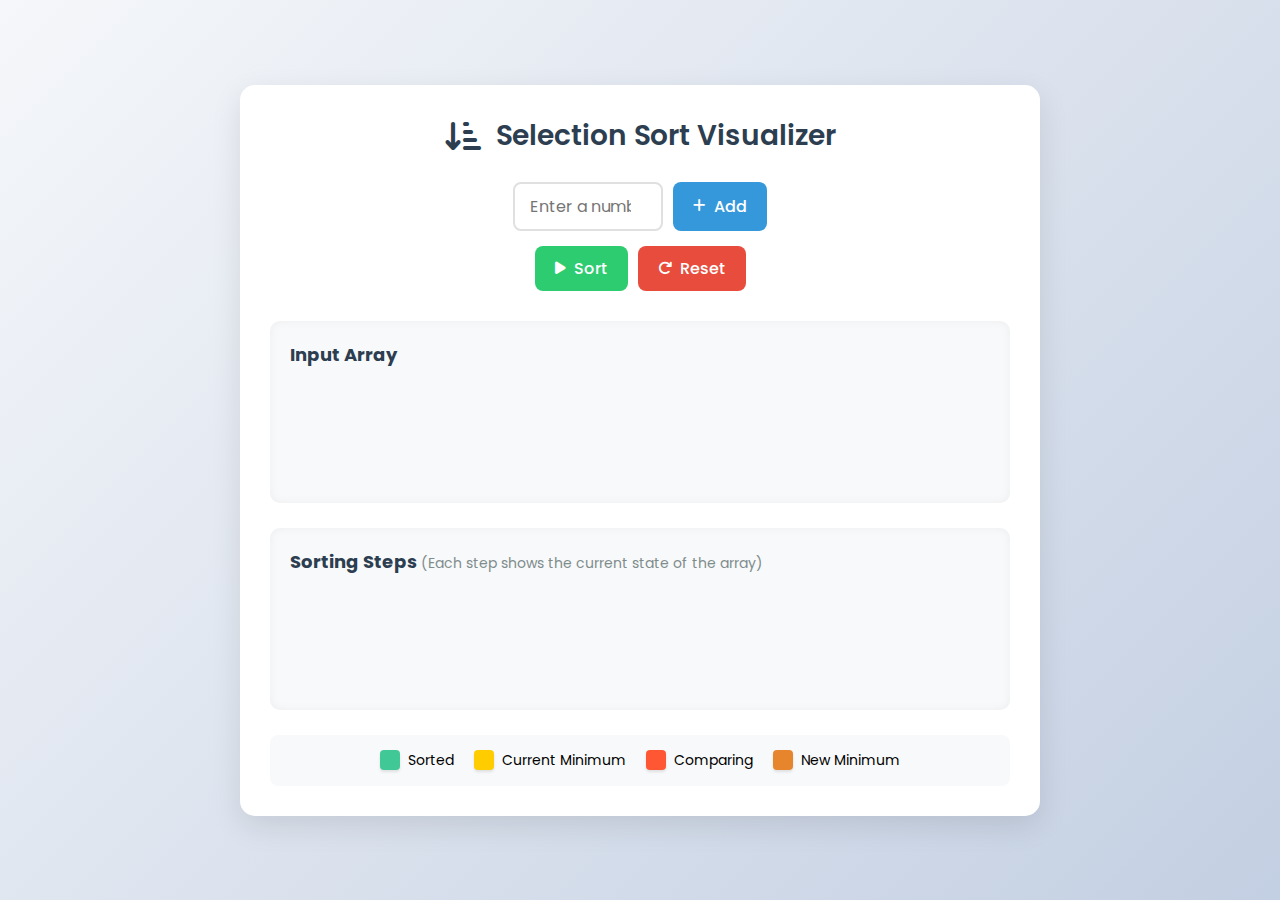
<file: index.html>
<!DOCTYPE html>
<html lang="en">
<head>
    <meta charset="UTF-8">
    <meta name="viewport" content="width=device-width, initial-scale=1.0">
    <title>Selection Sort Visualizer</title>
    <link rel="stylesheet" href="style.css">
    <link rel="stylesheet" href="https://cdnjs.cloudflare.com/ajax/libs/font-awesome/6.4.0/css/all.min.css">
    <link href="https://fonts.googleapis.com/css2?family=Poppins:wght@300;400;500;600&display=swap" rel="stylesheet">
</head>
<body>
    <div class="container">
        <div class="header">
            <i class="fas fa-sort-amount-down-alt"></i>
            <h1>Selection Sort Visualizer</h1>
        </div>
        <div class="controls">
            <div class="input-group">
                <input type="number" id="input-value" placeholder="Enter a number">
                <button onclick="handleAdd()" class="btn-add">
                    <i class="fas fa-plus"></i> Add
                </button>
            </div>
            <div class="button-group">
                <button onclick="handleSort()" class="btn-sort">
                    <i class="fas fa-play"></i> Sort
                </button>
                <button onclick="handleReset()" class="btn-reset">
                    <i class="fas fa-redo"></i> Reset
                </button>
            </div>
        </div>
        <div class="visualizer-container">
            <h2>Input Array</h2>
            <div id="input-visualizer" class="visualizer"></div>
        </div>
        <div class="visualizer-container">
            <h2>Sorting Steps <small>(Each step shows the current state of the array)</small></h2>
            <div id="output-visualizer" class="visualizer"></div>
        </div>
        <div class="legend">
            <div class="legend-item">
                <span class="legend-color" style="background-color: #40c896;"></span>
                <span>Sorted</span>
            </div>
            <div class="legend-item">
                <span class="legend-color" style="background-color: #ffcc00;"></span>
                <span>Current Minimum</span>
            </div>
            <div class="legend-item">
                <span class="legend-color" style="background-color: #ff5733;"></span>
                <span>Comparing</span>
            </div>
            <div class="legend-item">
                <span class="legend-color" style="background-color: #e6852c;"></span>
                <span>New Minimum</span>
            </div>
        </div>
    </div>
    <script src="script.js"></script>
</body>
</html>
</file>
<file: style.css>
* {
  margin: 0;
  padding: 0;
  box-sizing: border-box;
  font-family: 'Poppins', sans-serif;
}

body {
  display: flex;
  justify-content: center;
  align-items: center;
  min-height: 100vh;
  background: linear-gradient(135deg, #f5f7fa 0%, #c3cfe2 100%);
}

.container {
  text-align: center;
  background: #fff;
  padding: 30px;
  border-radius: 15px;
  box-shadow: 0 10px 30px rgba(0, 0, 0, 0.1);
  width: 90%;
  max-width: 800px;
  margin: 20px 0;
}

.header {
  display: flex;
  align-items: center;
  justify-content: center;
  margin-bottom: 25px;
  color: #2c3e50;
}

.header i {
  font-size: 32px;
  margin-right: 15px;
}

h1 {
  font-size: 28px;
  font-weight: 600;
  margin-bottom: 0;
}

h2 {
  font-size: 18px;
  color: #2c3e50;
  margin-bottom: 15px;
  text-align: left;
}

h2 small {
  font-size: 14px;
  color: #7f8c8d;
  font-weight: 400;
}

.controls {
  margin-bottom: 30px;
  display: flex;
  flex-direction: column;
  gap: 15px;
}

.input-group, .button-group {
  display: flex;
  justify-content: center;
  gap: 10px;
}

input {
  padding: 10px 15px;
  font-size: 16px;
  border: 2px solid #e0e0e0;
  border-radius: 8px;
  width: 150px;
  transition: all 0.3s;
}

input:focus {
  outline: none;
  border-color: #40c896;
  box-shadow: 0 0 0 3px rgba(64, 200, 150, 0.2);
}

button {
  padding: 10px 20px;
  font-size: 16px;
  border: none;
  border-radius: 8px;
  cursor: pointer;
  transition: all 0.3s;
  display: flex;
  align-items: center;
  gap: 8px;
  font-weight: 500;
}

button i {
  font-size: 14px;
}

.btn-add {
  background-color: #3498db;
  color: white;
}

.btn-add:hover {
  background-color: #2980b9;
}

.btn-sort {
  background-color: #2ecc71;
  color: white;
}

.btn-sort:hover {
  background-color: #27ae60;
}

.btn-reset {
  background-color: #e74c3c;
  color: white;
}

.btn-reset:hover {
  background-color: #c0392b;
}

.visualizer-container {
  margin-bottom: 25px;
  background: #f8f9fa;
  padding: 20px;
  border-radius: 10px;
  box-shadow: inset 0 0 10px rgba(0, 0, 0, 0.05);
}

.visualizer {
  display: flex;
  justify-content: center;
  align-items: flex-end;
  gap: 10px;
  flex-wrap: wrap;
  min-height: 100px;
  padding: 15px;
  border-radius: 8px;
}

.bar {
  width: 50px;
  background-color: #40c896;
  color: white;
  display: flex;
  justify-content: center;
  align-items: flex-end;
  font-weight: bold;
  font-size: 16px;
  border-radius: 5px 5px 0 0;
  transition: all 0.3s;
  box-shadow: 0 2px 5px rgba(0, 0, 0, 0.1);
  padding-bottom: 5px;
}

.step {
  display: flex;
  flex-wrap: wrap;
  justify-content: center;
  gap: 8px;
  margin-bottom: 15px;
  width: 100%;
  background: white;
  padding: 10px;
  border-radius: 8px;
  box-shadow: 0 2px 5px rgba(0, 0, 0, 0.1);
  transition: all 0.3s;
}

.step:hover {
  transform: translateY(-2px);
  box-shadow: 0 4px 8px rgba(0, 0, 0, 0.1);
}

.step span {
  display: inline-block;
  padding: 8px 12px;
  border-radius: 5px;
  background-color: #40c896;
  color: white;
  font-weight: bold;
  font-size: 16px;
  text-align: center;
  min-width: 40px;
}

.legend {
  display: flex;
  justify-content: center;
  flex-wrap: wrap;
  gap: 20px;
  margin-top: 20px;
  padding: 15px;
  background: #f8f9fa;
  border-radius: 8px;
}

.legend-item {
  display: flex;
  align-items: center;
  gap: 8px;
  font-size: 14px;
}

.legend-color {
  width: 20px;
  height: 20px;
  border-radius: 4px;
  box-shadow: 0 2px 3px rgba(0, 0, 0, 0.1);
}

@media (max-width: 600px) {
  .container {
    padding: 20px;
  }
  
  .input-group, .button-group {
    flex-direction: column;
    align-items: center;
  }
  
  input, button {
    width: 100%;
    max-width: 200px;
  }
  
  .legend {
    flex-direction: column;
    align-items: center;
    gap: 10px;
  }
}
</file>
